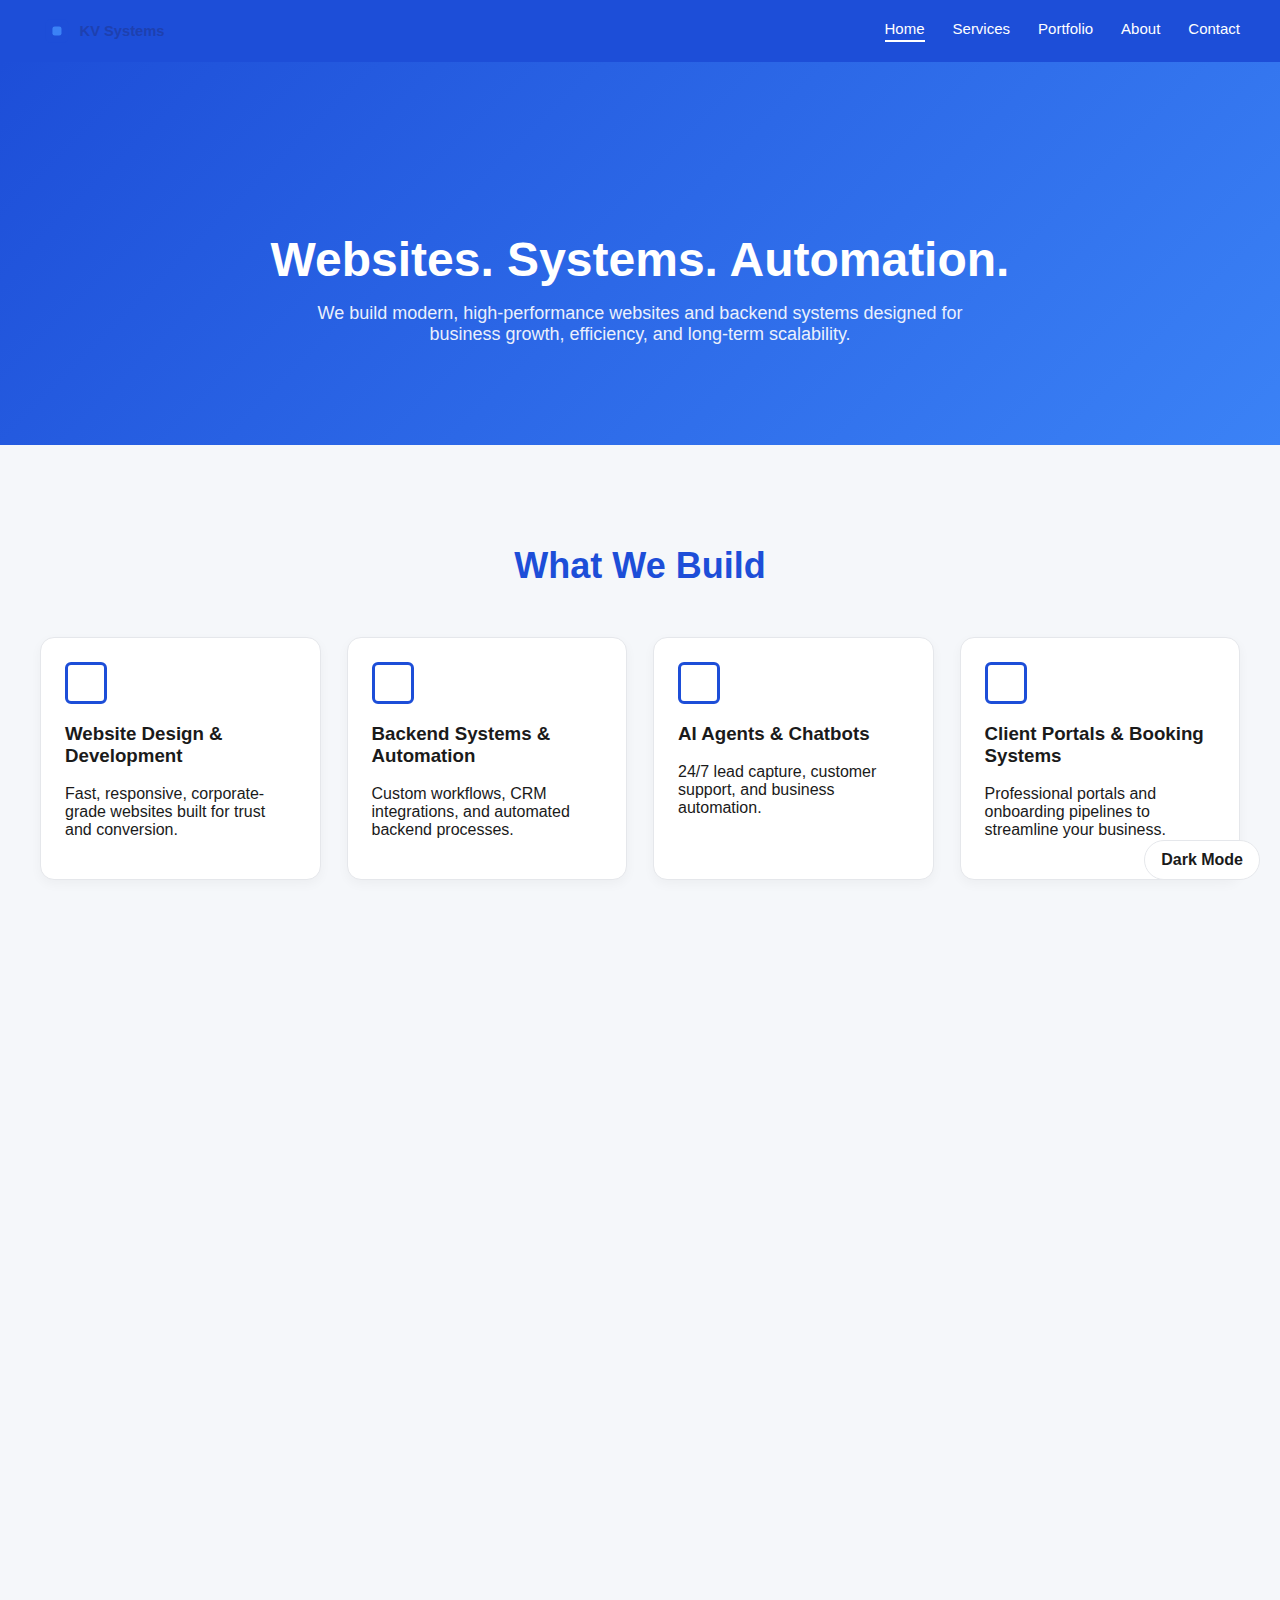
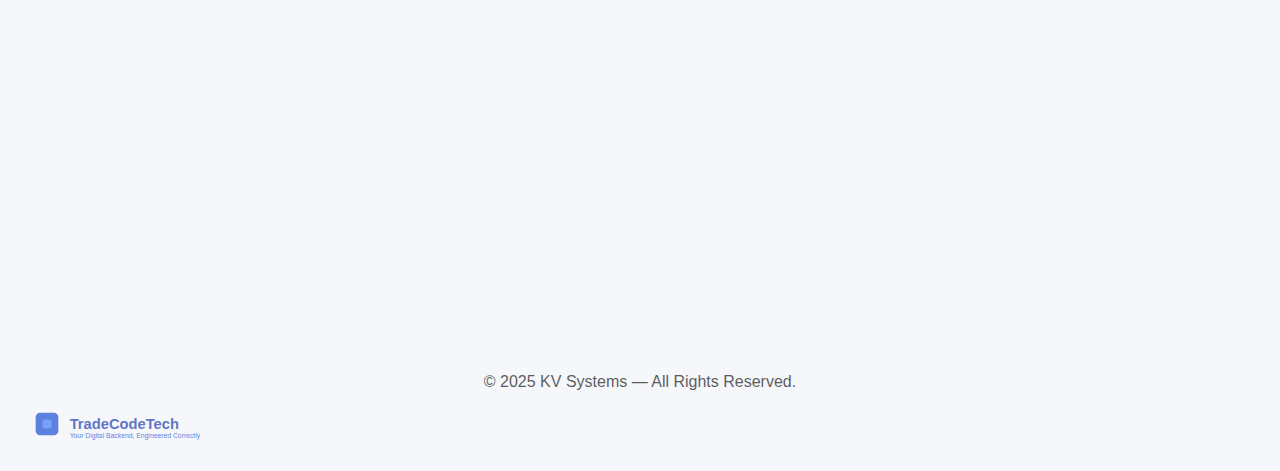
<file: index.html>
<!DOCTYPE html>
<html lang="en">
<head>
    <meta charset="UTF-8" />
    <meta name="viewport" content="width=device-width, initial-scale=1.0" />
    <title>KV Systems — Your Digital Backend, Engineered Correctly</title>
    <link rel="stylesheet" href="style.css" />
</head>

<body>

<!-- NAVBAR -->
<header>
    <div class="nav-left">
        <img src="assets/logos/kv-systems-logo.svg" class="logo-img" alt="KV Systems Logo" />
        <div class="menu-btn" id="menu-btn">☰</div>
    </div>

    <nav class="nav-links">
        <a href="index.html" class="active">Home</a>
        <a href="services.html">Services</a>
        <a href="portfolio.html">Portfolio</a>
        <a href="about.html">About</a>
        <a href="contact.html">Contact</a>
    </nav>
</header>

<!-- MOBILE NAV -->
<div class="mobile-nav" id="mobile-nav">
    <a href="index.html" class="active">Home</a>
    <a href="services.html">Services</a>
    <a href="portfolio.html">Portfolio</a>
    <a href="about.html">About</a>
    <a href="contact.html">Contact</a>
</div>

<!-- HERO -->
<section class="hero fade">
    <h1>Websites. Systems. Automation.</h1>
    <p>
        We build modern, high-performance websites and backend systems designed for business growth,
        efficiency, and long-term scalability.
    </p>
</section>

<!-- SERVICES PREVIEW -->
<section class="section fade">
    <h2>What We Build</h2>

    <div class="grid">
        <div class="card fade">
            <div class="icon"></div>
            <h3>Website Design & Development</h3>
            <p>Fast, responsive, corporate-grade websites built for trust and conversion.</p>
        </div>

        <div class="card fade">
            <div class="icon"></div>
            <h3>Backend Systems & Automation</h3>
            <p>Custom workflows, CRM integrations, and automated backend processes.</p>
        </div>

        <div class="card fade">
            <div class="icon"></div>
            <h3>AI Agents & Chatbots</h3>
            <p>24/7 lead capture, customer support, and business automation.</p>
        </div>

        <div class="card fade">
            <div class="icon"></div>
            <h3>Client Portals & Booking Systems</h3>
            <p>Professional portals and onboarding pipelines to streamline your business.</p>
        </div>
    </div>
</section>

<!-- PORTFOLIO MOCKUP SECTION -->
<section class="section fade">
    <h2>Recent Work</h2>

    <div class="grid">

        <!-- PROJECT 1 -->
        <div>
            <div class="browser">
                <div class="browser-top">
                    <div class="browser-dot"></div><div class="browser-dot"></div><div class="browser-dot"></div>
                </div>

                <div class="browser-content screenshot-box">
                    <img src="assets/screens/corporate-template.png" alt="Corporate Website Screenshot" class="preview-img">
                </div>
            </div>
            <h3>Corporate Website Build</h3>
            <p>Modern, fast, mobile-responsive — optimized for conversion and trust.</p>
        </div>

        <!-- PROJECT 2 -->
        <div>
            <div class="browser">
                <div class="browser-top">
                    <div class="browser-dot"></div><div class="browser-dot"></div><div class="browser-dot"></div>
                </div>

                <div class="browser-content screenshot-box">
                    <img src="assets/screens/realestate-template.png" alt="Real Estate Website Screenshot" class="preview-img">
                </div>
            </div>
            <h3>Automated Business Backend</h3>
            <p>AI-powered workflows and clean UI structures built for efficiency.</p>
        </div>

        <!-- PROJECT 3 -->
        <div>
            <div class="browser">
                <div class="browser-top">
                    <div class="browser-dot"></div><div class="browser-dot"></div><div class="browser-dot"></div>
                </div>

                <div class="browser-content screenshot-box">
                    <img src="assets/screens/personalbrand-template.png" alt="Personal Brand Website Screenshot" class="preview-img">
                </div>
            </div>
            <h3>AI Chatbot + Lead Capture</h3>
            <p>On-brand chatbot that books calls and captures leads 24/7.</p>
        </div>

    </div>
</section>

<!-- CTA -->
<section class="cta fade">
    <h2>Need a Website or Backend System?</h2>
    <p>Let’s build something clean, modern, and built to scale.</p>
    <a href="contact.html" class="cta-btn">Request a Quote</a>
</section>

<!-- FOOTER -->
<footer>
    <p>© 2025 KV Systems — All Rights Reserved.</p>
    <img src="assets/logos/tradecodetech-logo.svg" alt="TradeCodeTech" style="height:34px; margin-top:10px;">
</footer>

<script src="script.js"></script>
</body>
</html>
</file>
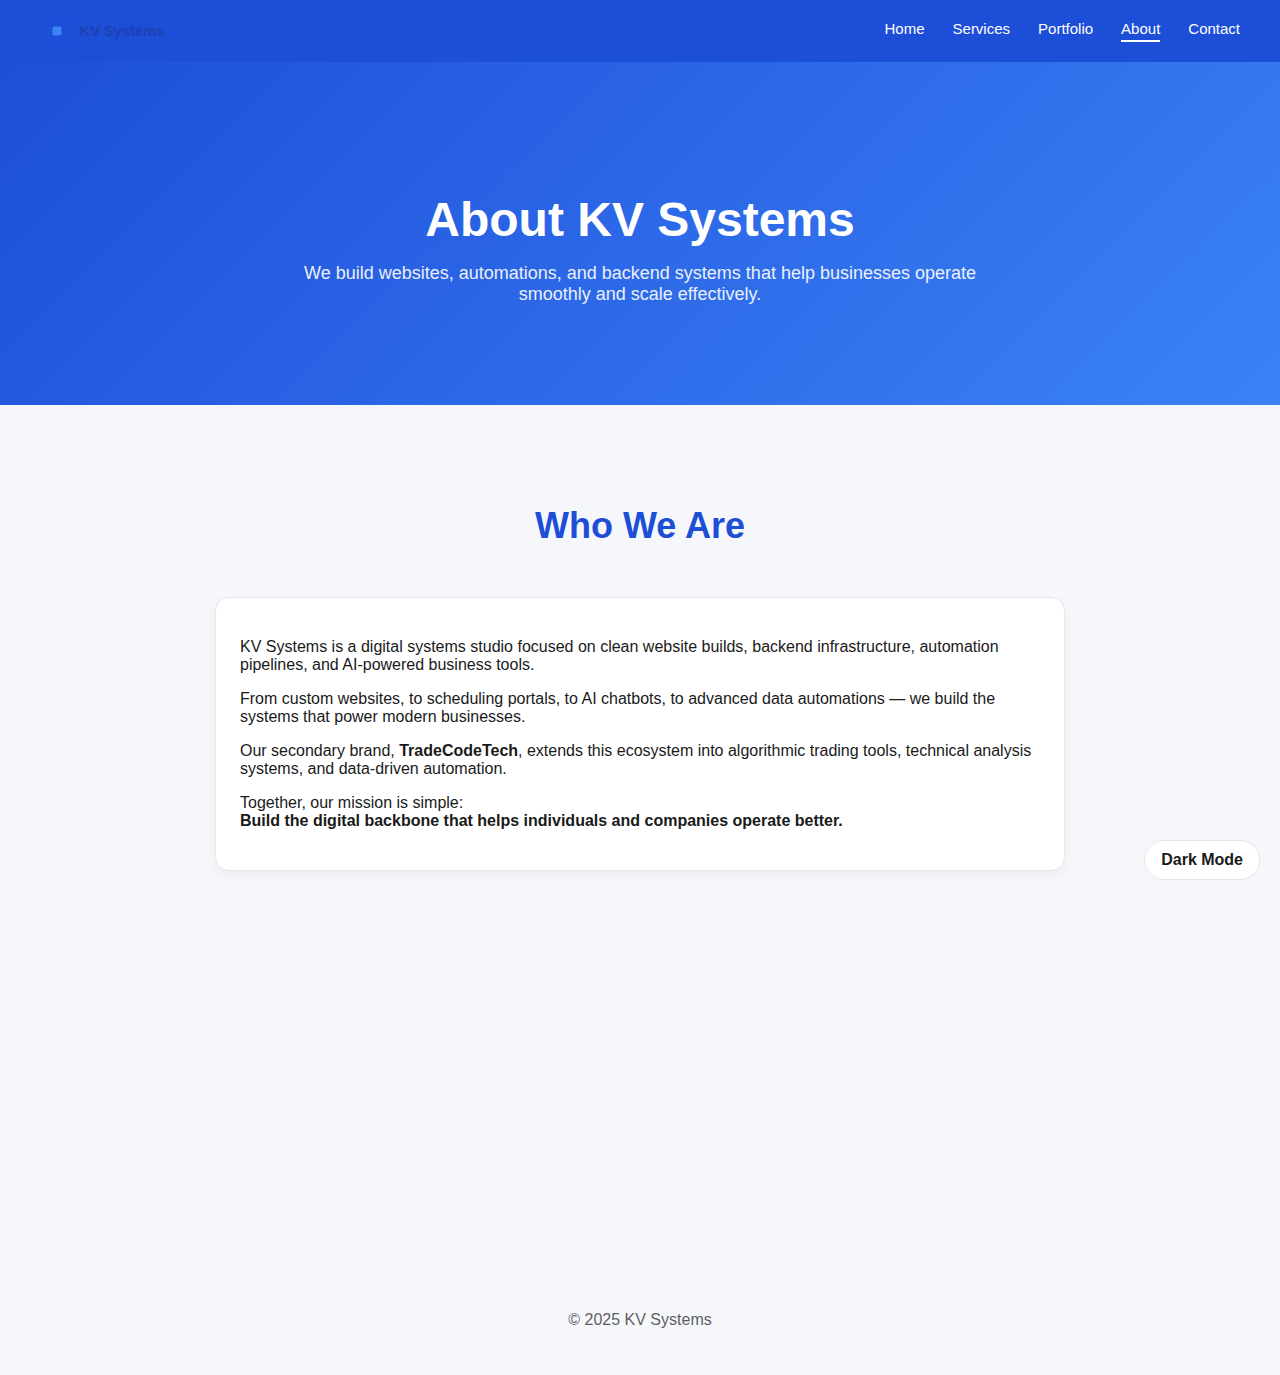
<file: about.html>
<!DOCTYPE html>
<html lang="en">
<head>
    <meta charset="UTF-8">
    <meta name="viewport" content="width=device-width, initial-scale=1.0">
    <title>About — KV Systems</title>
    <link rel="stylesheet" href="style.css">
</head>

<body>

<header>
    <div class="nav-left">
        <img src="assets/logos/kv-systems-logo.svg" class="logo-img" alt="KV Systems Logo">
        <div class="menu-btn" id="menu-btn">☰</div>
    </div>

    <nav class="nav-links">
        <a href="index.html">Home</a>
        <a href="services.html">Services</a>
        <a href="portfolio.html">Portfolio</a>
        <a href="about.html" class="active">About</a>
        <a href="contact.html">Contact</a>
    </nav>
</header>

<div class="mobile-nav" id="mobile-nav">
    <a href="index.html">Home</a>
    <a href="services.html">Services</a>
    <a href="portfolio.html">Portfolio</a>
    <a href="about.html" class="active">About</a>
    <a href="contact.html">Contact</a>
</div>

<section class="hero fade" style="padding: 100px 40px;">
    <h1>About KV Systems</h1>
    <p>We build websites, automations, and backend systems that help businesses operate smoothly and scale effectively.</p>
</section>

<section class="section fade">
    <h2>Who We Are</h2>

    <div class="card fade" style="max-width: 800px; margin: auto;">
        <p>
            KV Systems is a digital systems studio focused on clean website builds, backend infrastructure,
            automation pipelines, and AI-powered business tools.
        </p>

        <p>
            From custom websites, to scheduling portals, to AI chatbots, to advanced data automations —
            we build the systems that power modern businesses.
        </p>

        <p>
            Our secondary brand, <strong>TradeCodeTech</strong>, extends this ecosystem into algorithmic
            trading tools, technical analysis systems, and data-driven automation.
        </p>

        <p>
            Together, our mission is simple:
            <br><strong>Build the digital backbone that helps individuals and companies operate better.</strong>
        </p>
    </div>
</section>

<section class="cta fade">
    <h2>Let’s Build Your System</h2>
    <p>Professional, clean, modern — engineered correctly.</p>
    <a href="contact.html" class="cta-btn">Work With Us</a>
</section>

<footer>
    <p>© 2025 KV Systems</p>
</footer>

<script src="script.js"></script>
</body>
</html>
</file>
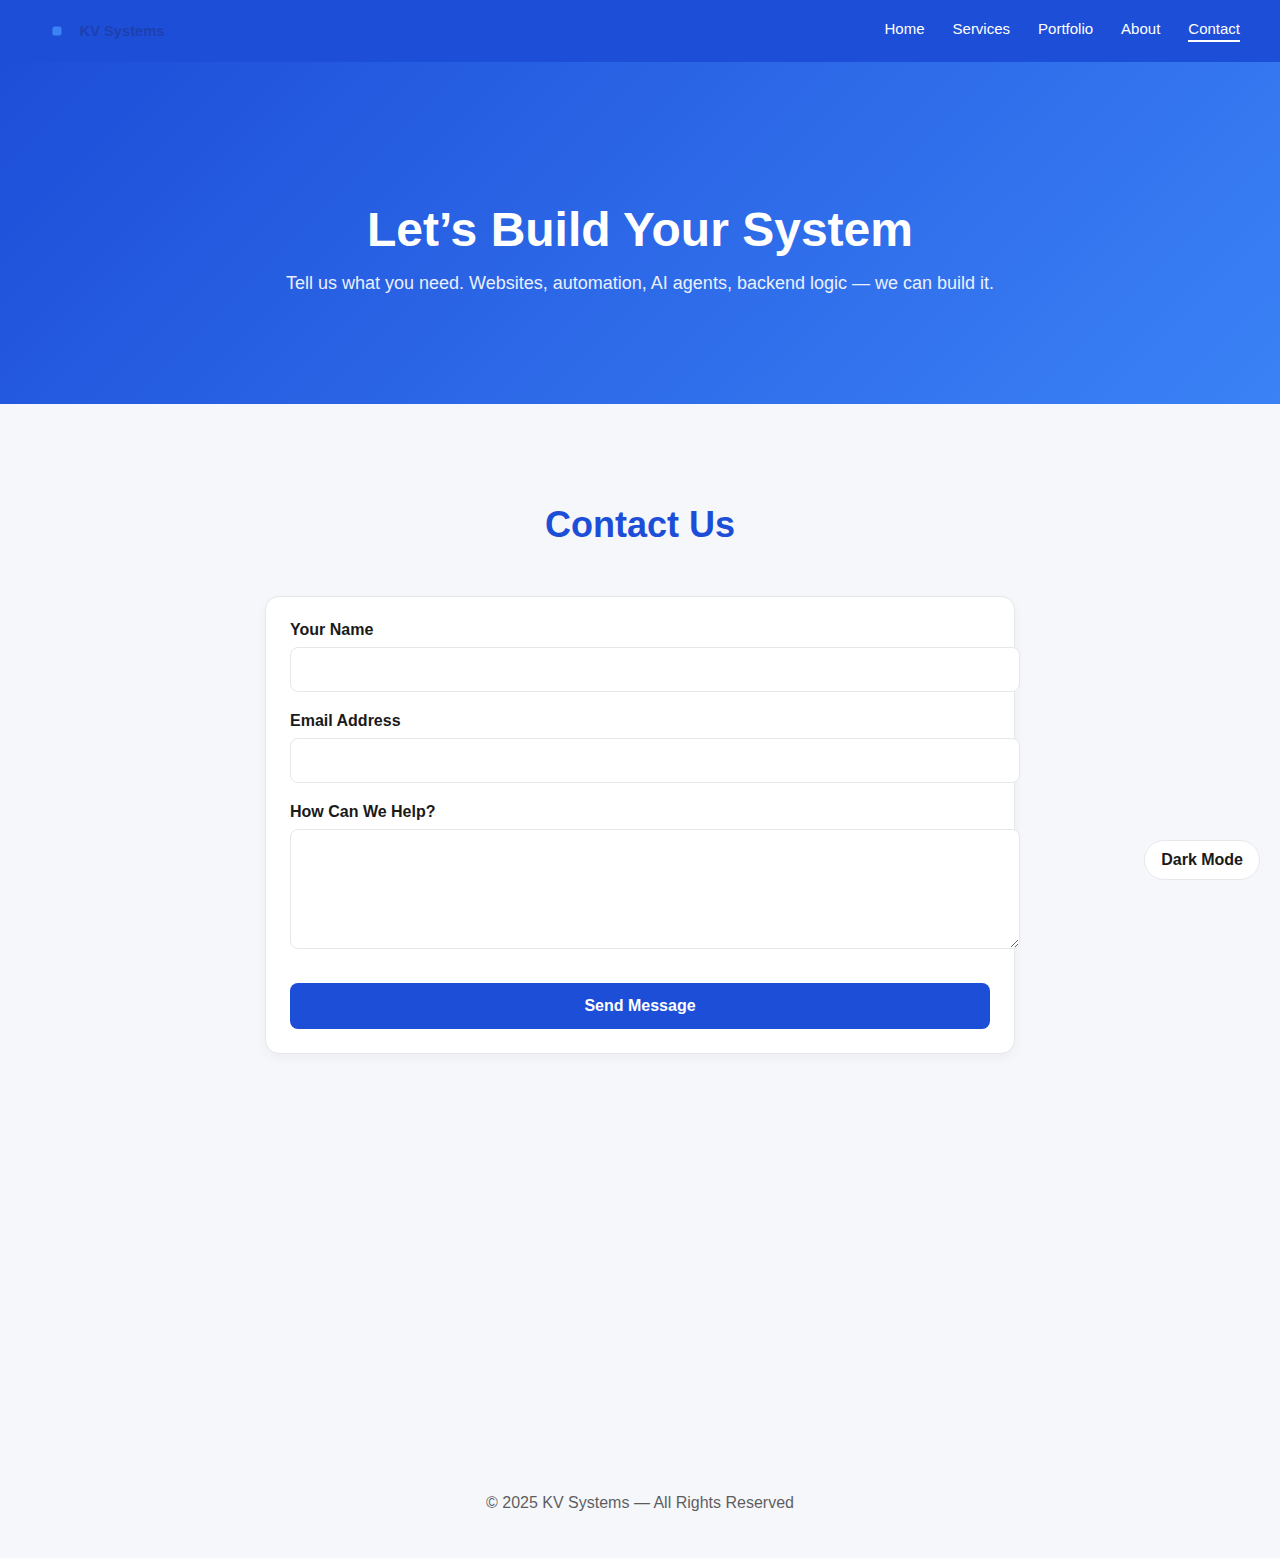
<file: contact.html>
<!DOCTYPE html>
<html lang="en">
<head>
    <meta charset="UTF-8">
    <meta name="viewport" content="width=device-width, initial-scale=1.0">
    <title>Contact — KV Systems</title>
    <link rel="stylesheet" href="style.css">
</head>

<body>

<!-- NAVBAR -->
<header>
    <div class="nav-left">
        <img src="assets/logos/kv-systems-logo.svg" class="logo-img" alt="KV Systems Logo">
        <div class="menu-btn" id="menu-btn">☰</div>
    </div>

    <nav class="nav-links">
        <a href="index.html">Home</a>
        <a href="services.html">Services</a>
        <a href="portfolio.html">Portfolio</a>
        <a href="about.html">About</a>
        <a href="contact.html" class="active">Contact</a>
    </nav>
</header>

<!-- MOBILE NAV -->
<div class="mobile-nav" id="mobile-nav">
    <a href="index.html">Home</a>
    <a href="services.html">Services</a>
    <a href="portfolio.html">Portfolio</a>
    <a href="about.html">About</a>
    <a href="contact.html" class="active">Contact</a>
</div>

<!-- HERO -->
<section class="hero fade" style="padding: 110px 40px;">
    <h1>Let’s Build Your System</h1>
    <p>Tell us what you need. Websites, automation, AI agents, backend logic — we can build it.</p>
</section>

<!-- CONTACT FORM -->
<section class="section fade">
    <h2>Contact Us</h2>

    <div class="card fade" style="max-width: 700px; margin: auto;">
        
        <form action="https://formspree.io/f/xgvvkepl" method="POST">

            <label style="font-weight:600;">Your Name</label>
            <input type="text" name="name" required 
                style="width:100%;padding:14px;margin:8px 0 20px;border-radius:8px;
                border:1px solid var(--card-border);background:var(--card-bg);color:var(--text);">

            <label style="font-weight:600;">Email Address</label>
            <input type="email" name="email" required
                style="width:100%;padding:14px;margin:8px 0 20px;border-radius:8px;
                border:1px solid var(--card-border);background:var(--card-bg);color:var(--text);">

            <label style="font-weight:600;">How Can We Help?</label>
            <textarea name="message" rows="6" required
                style="width:100%;padding:14px;margin:8px 0 20px;border-radius:8px;
                border:1px solid var(--card-border);background:var(--card-bg);color:var(--text);"></textarea>

            <button type="submit"
                style="background:var(--blue-primary);color:#fff;padding:14px 28px;border:none;
                border-radius:8px;font-size:16px;font-weight:700;cursor:pointer;width:100%;margin-top:10px;">
                Send Message
            </button>
        </form>
    </div>
</section>

<!-- CTA -->
<section class="cta fade">
    <h2>Prefer Email?</h2>
    <p>You can reach us directly at <strong>info@kvacademy.org</strong></p>
    <a href="mailto:info@kvacademy.org" class="cta-btn">Send Email</a>
</section>

<footer>
    <p>© 2025 KV Systems — All Rights Reserved</p>
</footer>

<script src="script.js"></script>
</body>
</html>
</file>
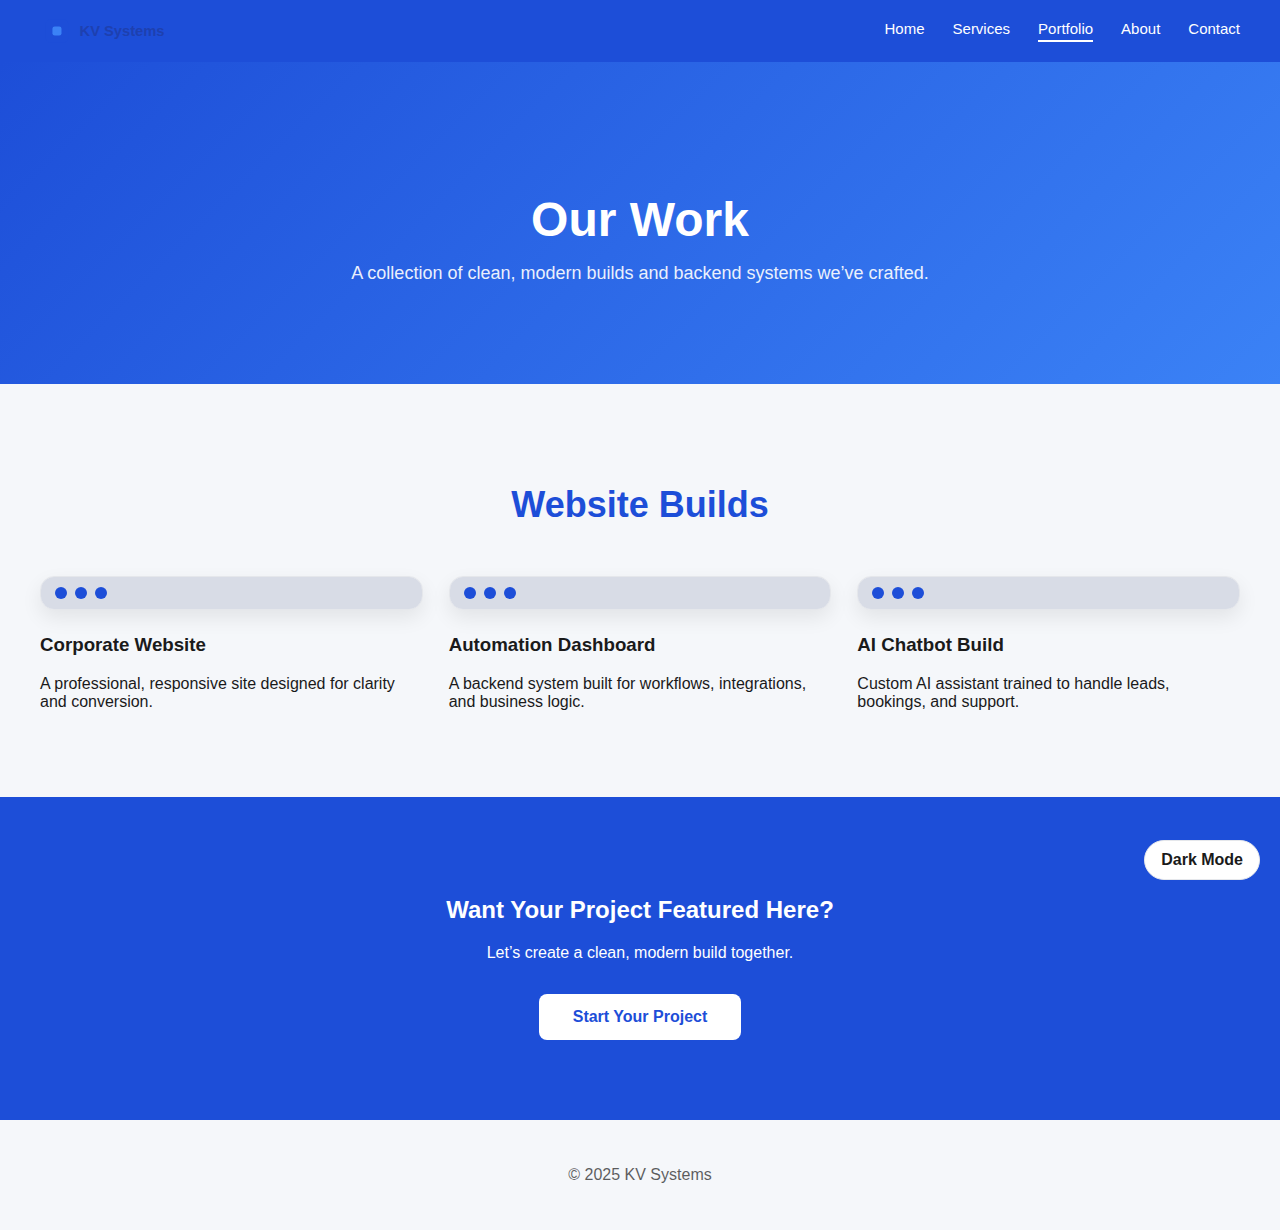
<file: portfolio.html>
<!DOCTYPE html>
<html lang="en">
<head>
    <meta charset="UTF-8">
    <meta name="viewport" content="width=device-width, initial-scale=1.0">
    <title>Portfolio — KV Systems</title>
    <link rel="stylesheet" href="style.css">
</head>

<body>

<header>
    <div class="nav-left">
        <img src="assets/logos/kv-systems-logo.svg" class="logo-img" alt="KV Systems Logo">
        <div class="menu-btn" id="menu-btn">☰</div>
    </div>

    <nav class="nav-links">
        <a href="index.html">Home</a>
        <a href="services.html">Services</a>
        <a href="portfolio.html" class="active">Portfolio</a>
        <a href="about.html">About</a>
        <a href="contact.html">Contact</a>
    </nav>
</header>

<div class="mobile-nav" id="mobile-nav">
    <a href="index.html">Home</a>
    <a href="services.html">Services</a>
    <a href="portfolio.html" class="active">Portfolio</a>
    <a href="about.html">About</a>
    <a href="contact.html">Contact</a>
</div>

<section class="hero fade" style="padding: 100px 40px;">
    <h1>Our Work</h1>
    <p>A collection of clean, modern builds and backend systems we’ve crafted.</p>
</section>

<section class="section fade">
    <h2>Website Builds</h2>

    <div class="grid">

        <div>
            <div class="browser">
                <div class="browser-top">
                    <div class="browser-dot"></div><div class="browser-dot"></div><div class="browser-dot"></div>
                </div>
                <div class="browser-content">
                    <div class="preview-title"></div>
                    <div class="preview-line medium"></div>
                    <div class="preview-line"></div>
                    <div class="preview-line short"></div>
                    <div class="preview-button"></div>
                </div>
            </div>
            <h3>Corporate Website</h3>
            <p>A professional, responsive site designed for clarity and conversion.</p>
        </div>

        <div>
            <div class="browser">
                <div class="browser-top">
                    <div class="browser-dot"></div><div class="browser-dot"></div><div class="browser-dot"></div>
                </div>
                <div class="browser-content">
                    <div class="preview-title"></div>
                    <div class="preview-line medium"></div>
                    <div class="preview-line"></div>
                    <div class="preview-line short"></div>
                    <div class="preview-button"></div>
                </div>
            </div>
            <h3>Automation Dashboard</h3>
            <p>A backend system built for workflows, integrations, and business logic.</p>
        </div>

        <div>
            <div class="browser">
                <div class="browser-top">
                    <div class="browser-dot"></div><div class="browser-dot"></div><div class="browser-dot"></div>
                </div>
                <div class="browser-content">
                    <div class="preview-title"></div>
                    <div class="preview-line medium"></div>
                    <div class="preview-line"></div>
                    <div class="preview-line short"></div>
                    <div class="preview-button"></div>
                </div>
            </div>
            <h3>AI Chatbot Build</h3>
            <p>Custom AI assistant trained to handle leads, bookings, and support.</p>
        </div>

    </div>
</section>

<section class="cta fade">
    <h2>Want Your Project Featured Here?</h2>
    <p>Let’s create a clean, modern build together.</p>
    <a href="contact.html" class="cta-btn">Start Your Project</a>
</section>

<footer>
    <p>© 2025 KV Systems</p>
</footer>

<script src="script.js"></script>
</body>
</html>
</file>
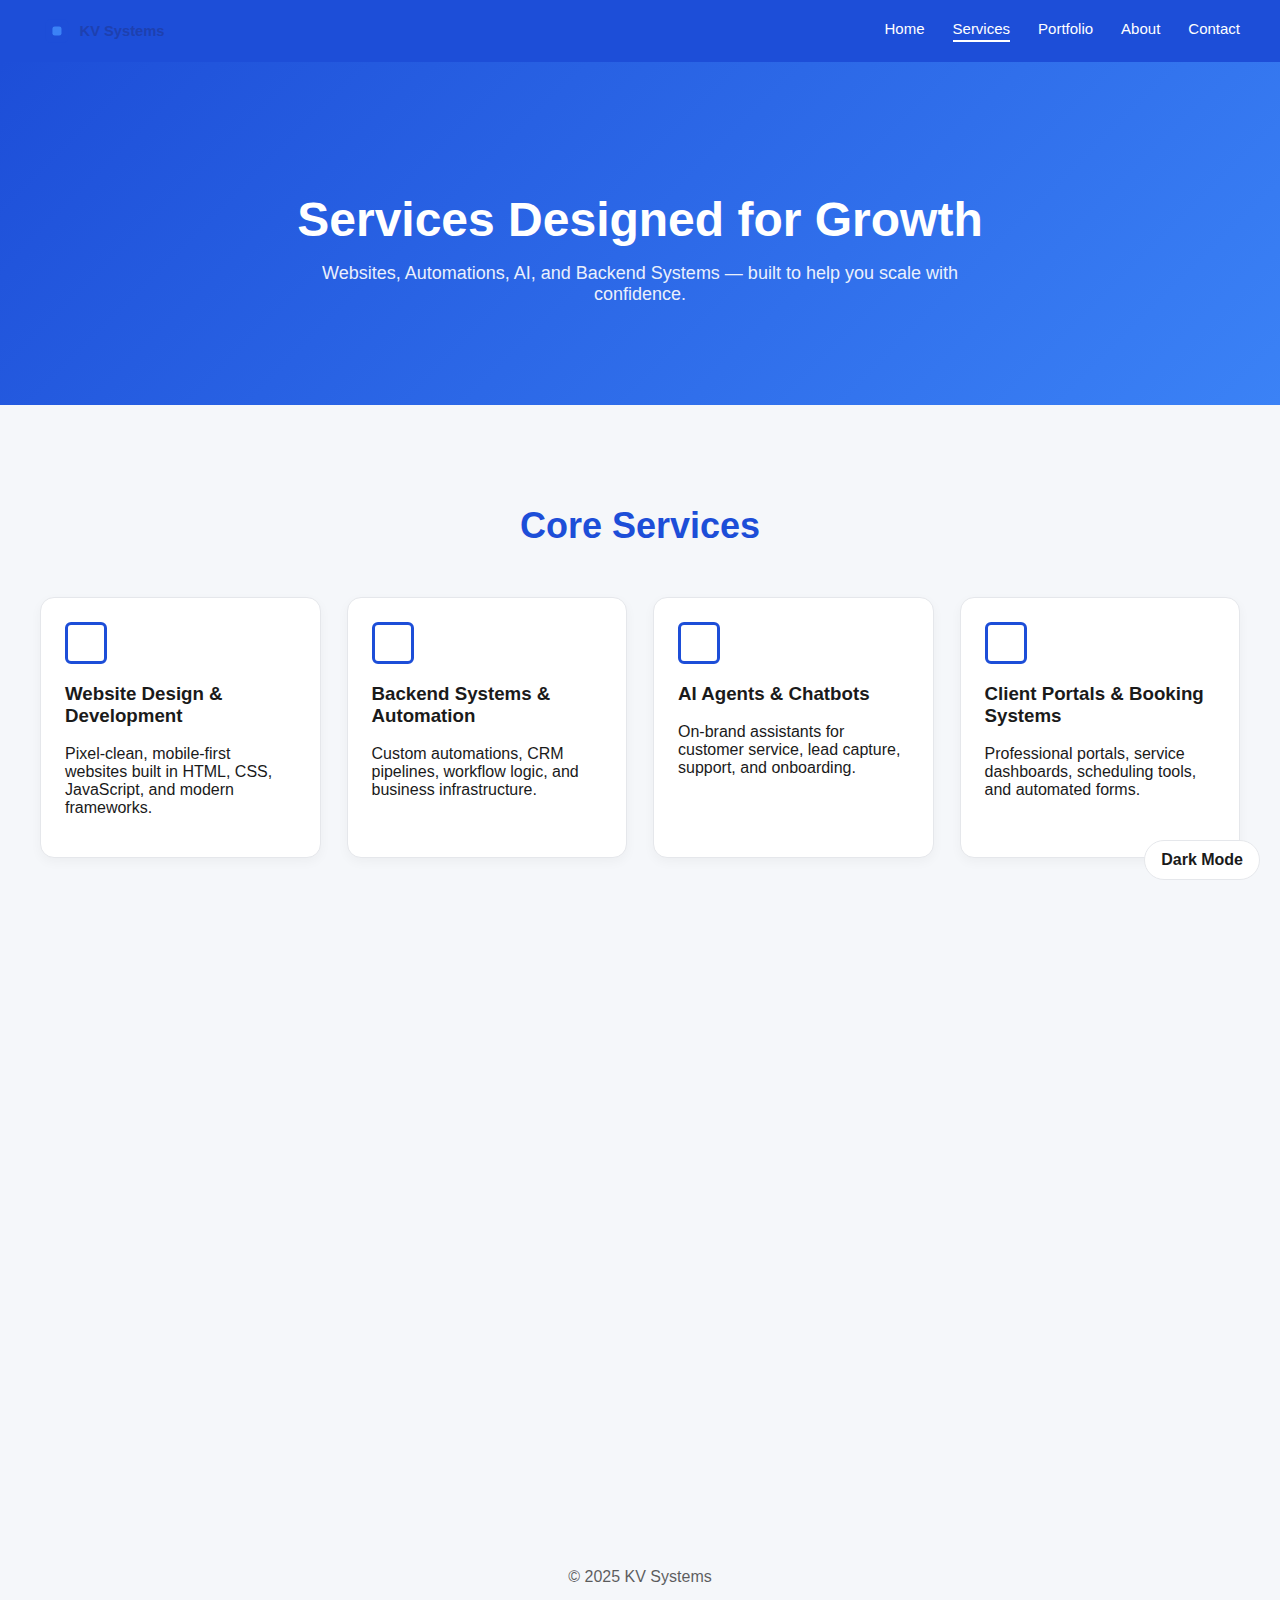
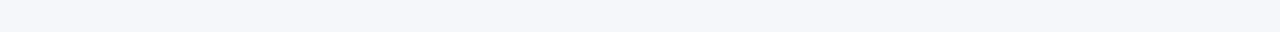
<file: services.html>
<!DOCTYPE html>
<html lang="en">
<head>
    <meta charset="UTF-8">
    <meta name="viewport" content="width=device-width, initial-scale=1.0">
    <title>Services — KV Systems</title>
    <link rel="stylesheet" href="style.css">
</head>

<body>

<header>
    <div class="nav-left">
        <img src="assets/logos/kv-systems-logo.svg" class="logo-img" alt="KV Systems Logo">
        <div class="menu-btn" id="menu-btn">☰</div>
    </div>

    <nav class="nav-links">
        <a href="index.html">Home</a>
        <a href="services.html" class="active">Services</a>
        <a href="portfolio.html">Portfolio</a>
        <a href="about.html">About</a>
        <a href="contact.html">Contact</a>
    </nav>
</header>

<div class="mobile-nav" id="mobile-nav">
    <a href="index.html">Home</a>
    <a href="services.html" class="active">Services</a>
    <a href="portfolio.html">Portfolio</a>
    <a href="about.html">About</a>
    <a href="contact.html">Contact</a>
</div>

<section class="hero fade" style="padding: 100px 40px;">
    <h1>Services Designed for Growth</h1>
    <p>Websites, Automations, AI, and Backend Systems — built to help you scale with confidence.</p>
</section>

<section class="section fade">
    <h2>Core Services</h2>

    <div class="grid">

        <div class="card fade">
            <div class="icon"></div>
            <h3>Website Design & Development</h3>
            <p>Pixel-clean, mobile-first websites built in HTML, CSS, JavaScript, and modern frameworks.</p>
        </div>

        <div class="card fade">
            <div class="icon"></div>
            <h3>Backend Systems & Automation</h3>
            <p>Custom automations, CRM pipelines, workflow logic, and business infrastructure.</p>
        </div>

        <div class="card fade">
            <div class="icon"></div>
            <h3>AI Agents & Chatbots</h3>
            <p>On-brand assistants for customer service, lead capture, support, and onboarding.</p>
        </div>

        <div class="card fade">
            <div class="icon"></div>
            <h3>Client Portals & Booking Systems</h3>
            <p>Professional portals, service dashboards, scheduling tools, and automated forms.</p>
        </div>

        <div class="card fade">
            <div class="icon"></div>
            <h3>Funnel Pages & Lead Systems</h3>
            <p>High-conversion landing pages and funnels that capture leads and drive sales.</p>
        </div>

        <div class="card fade">
            <div class="icon"></div>
            <h3>Content Systems & Reels Editing</h3>
            <p>Templates, editing, and automated content flows built for daily posting.</p>
        </div>

    </div>
</section>

<section class="cta fade">
    <h2>Let’s Build Something Great</h2>
    <p>Your business deserves a clean, modern system that runs smoothly.</p>
    <a href="contact.html" class="cta-btn">Get a Free Quote</a>
</section>

<footer>
    <p>© 2025 KV Systems</p>
</footer>

<script src="script.js"></script>
</body>
</html>
</file>
<file: style.css>
/* -----------------------------------------
   CORPORATE BLUE THEME VARIABLES
----------------------------------------- */
:root {
    --bg: #f5f7fa;
    --text: #1a1a1a;

    --blue-primary: #1D4ED8;
    --blue-secondary: #3B82F6;
    --blue-dark: #1E40AF;

    --card-bg: #ffffff;
    --card-border: #e5e7eb;

    --nav-bg: #1D4ED8;
    --nav-text: #ffffff;

    --transition: 0.25s ease;
}

body.dark {
    --bg: #0c0d11;
    --text: #f1f1f1;

    --card-bg: #1b1c22;
    --card-border: #2a2d34;

    --nav-bg: #111827;
    --nav-text: #ffffff;
}

/* -----------------------------------------
   GLOBAL RESET
----------------------------------------- */
body {
    margin: 0;
    background: var(--bg);
    color: var(--text);
    font-family: "Inter", Arial, sans-serif;
    transition: var(--transition);
}

a {
    color: inherit;
    text-decoration: none;
}

img {
    max-width: 100%;
    display: block;
}

/* -----------------------------------------
   NAVBAR
----------------------------------------- */
header {
    background: var(--nav-bg);
    color: var(--nav-text);
    padding: 14px 40px;
    display: flex;
    justify-content: space-between;
    align-items: center;
    position: sticky;
    top: 0;
    z-index: 50;
}

.nav-left {
    display: flex;
    align-items: center;
    gap: 14px;
}

.logo-img {
    height: 34px;
}

.nav-links {
    display: flex;
    gap: 28px;
    font-size: 15px;
    font-weight: 500;
}

.nav-links a {
    padding-bottom: 3px;
    border-bottom: 2px solid transparent;
    transition: var(--transition);
}

.nav-links a:hover,
.nav-links a.active {
    border-color: var(--nav-text);
}

.menu-btn {
    display: none;
    font-size: 26px;
    cursor: pointer;
}

/* -----------------------------------------
   MOBILE NAV MENU
----------------------------------------- */
.mobile-nav {
    display: none;
    flex-direction: column;
    background: var(--nav-bg);
    padding: 20px;
    gap: 20px;
}

.mobile-nav a {
    font-size: 18px;
    font-weight: 600;
}

/* -----------------------------------------
   HERO SECTION
----------------------------------------- */
.hero {
    padding: 140px 40px 100px;
    text-align: center;
    background: linear-gradient(135deg, #1D4ED8, #3B82F6);
    color: #fff;
}

.hero h1 {
    font-size: 48px;
    font-weight: 900;
    line-height: 1.1;
    margin-bottom: 16px;
}

.hero p {
    max-width: 720px;
    margin: auto;
    opacity: 0.9;
    font-size: 18px;
}

/* -----------------------------------------
   SECTION BASE
----------------------------------------- */
.section {
    padding: 70px 40px;
}

.section h2 {
    text-align: center;
    color: var(--blue-primary);
    font-size: 36px;
    font-weight: 800;
    margin-bottom: 50px;
}

/* -----------------------------------------
   GRID SYSTEM
----------------------------------------- */
.grid {
    display: grid;
    gap: 26px;
    grid-template-columns: repeat(auto-fit, minmax(280px, 1fr));
}

/* -----------------------------------------
   CARD STYLING
----------------------------------------- */
.card {
    background: var(--card-bg);
    border: 1px solid var(--card-border);
    border-radius: 14px;
    padding: 24px;
    transition: var(--transition);
    box-shadow: 0 4px 12px rgba(0,0,0,0.04);
}

.card:hover {
    transform: translateY(-6px);
    box-shadow: 0 10px 20px rgba(0,0,0,0.10);
}

/* -----------------------------------------
   ICON
----------------------------------------- */
.icon {
    width: 36px;
    height: 36px;
    border: 3px solid var(--blue-primary);
    border-radius: 6px;
    margin-bottom: 12px;
}

/* -----------------------------------------
   BROWSER MOCKUP + SCREENSHOT
----------------------------------------- */
.browser {
    background: var(--card-bg);
    border: 1px solid var(--card-border);
    border-radius: 14px;
    overflow: hidden;
    margin-bottom: 24px;
    transition: var(--transition);
    box-shadow: 0 8px 20px rgba(0,0,0,0.08);
}

.browser:hover {
    transform: translateY(-5px);
    box-shadow: 0 12px 28px rgba(0,0,0,0.15);
}

.browser-top {
    background: #d8dce6;
    padding: 10px 14px;
    display: flex;
    gap: 8px;
}

.browser-dot {
    width: 12px;
    height: 12px;
    background: var(--blue-primary);
    border-radius: 50%;
}

/* NEW — screenshot wrapper */
.screenshot-box {
    height: 240px;
    overflow: hidden;
    padding: 0 !important;
}

/* NEW — actual screenshot */
.screenshot-box img,
.preview-img {
    width: 100%;
    height: 100%;
    object-fit: cover;
    display: block;
}

/* -----------------------------------------
   CTA SECTION
----------------------------------------- */
.cta {
    background: var(--blue-primary);
    color: #fff;
    padding: 80px 40px;
    text-align: center;
}

.cta-btn {
    background: #fff;
    color: var(--blue-primary);
    padding: 14px 34px;
    border-radius: 8px;
    font-weight: 700;
    text-decoration: none;
    display: inline-block;
    margin-top: 16px;
}

/* -----------------------------------------
   FOOTER
----------------------------------------- */
footer {
    text-align: center;
    padding: 30px;
    opacity: 0.7;
}

/* -----------------------------------------
   ANIMATIONS
----------------------------------------- */
.fade {
    opacity: 0;
    transform: translateY(30px);
    transition: 0.6s ease-out;
}

.fade.visible {
    opacity: 1;
    transform: translateY(0);
}

/* -----------------------------------------
   DARK MODE TOGGLE
----------------------------------------- */
.toggle {
    position: fixed;
    bottom: 20px;
    right: 20px;
    background: var(--card-bg);
    color: var(--text);
    padding: 10px 16px;
    border-radius: 30px;
    cursor: pointer;
    border: 1px solid var(--card-border);
    font-weight: 600;
    z-index: 100;
}

/* -----------------------------------------
   RESPONSIVE NAV
----------------------------------------- */
@media (max-width: 820px) {

    .nav-links {
        display: none;
    }

    .menu-btn {
        display: block;
    }

    .mobile-nav {
        display: flex;
    }
}
</file>
